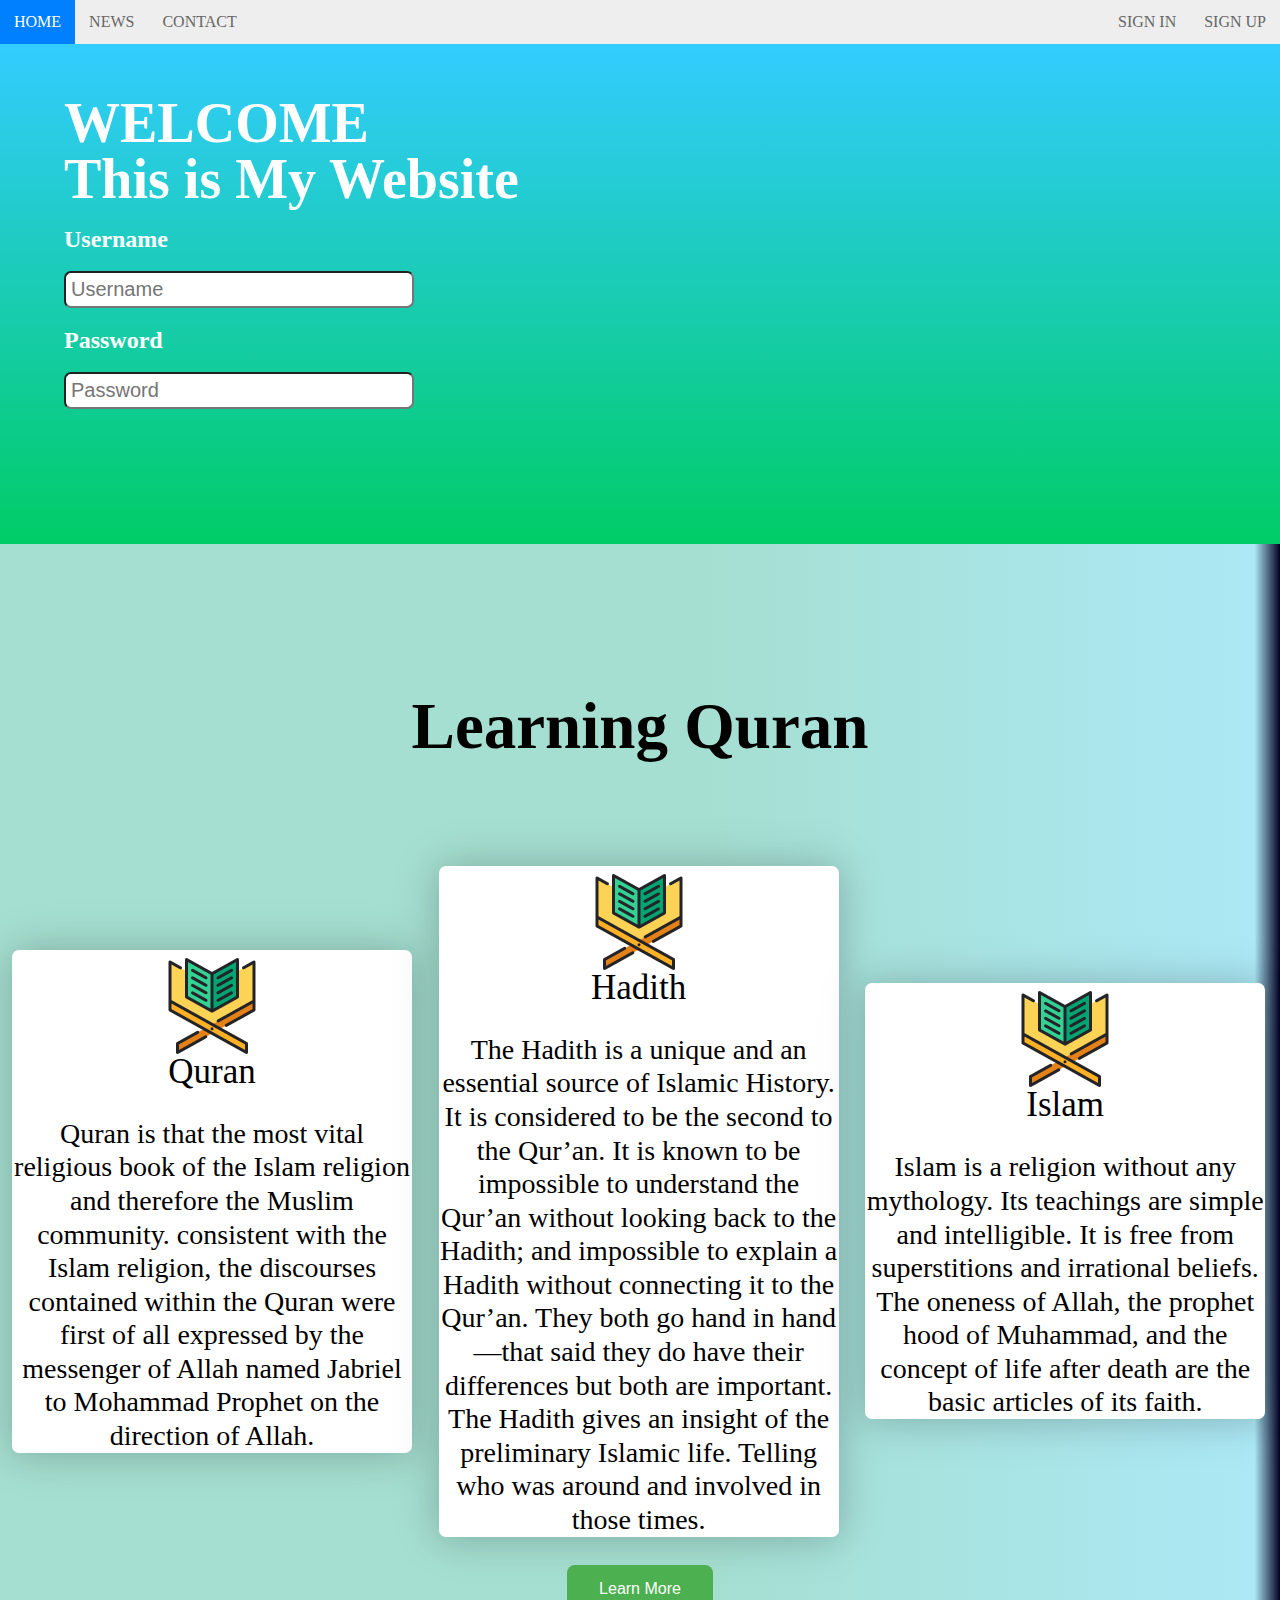
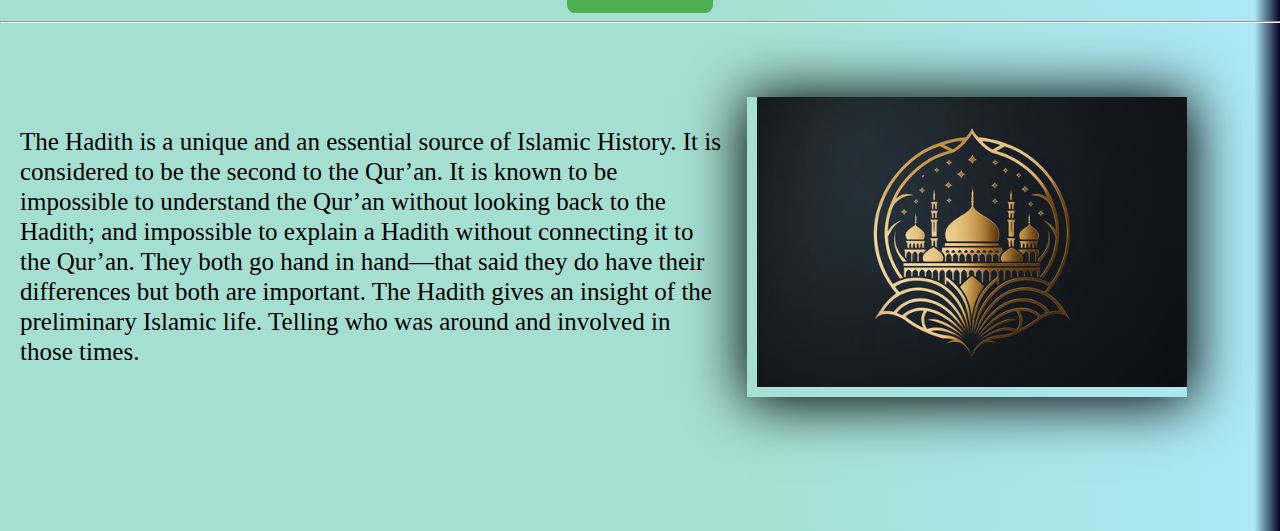
<file: index.html>
<html lang="en">
<head>
    <meta charset="UTF-8">
    <meta name="viewport" content="width=device-width, initial-scale=1.0">
    <title>Project One</title>
    <link rel="stylesheet" href="style.css">
</head>
<body>
    <nav>
        <ul class="topnav" id="droupdownClick">
            <li><a class="active" href="#home">Home</a></li>
            <li><a href="#News">News</a></li>
            <li><a href="#contact">Contact</a></li>
            <li class="topnav-right"><a href="signup.html">Sign up</a></li>
            <li class="topnav-right"><a href="#Sign In">Sign In</a></li>
            <li class="droupdownIcon"><a href="javascript:void(0);" onclick="droupdownMenu()">&#9776;</a></li>
        </ul>
    </nav>
    <div class="container" id="section-1-gradient">
        <div class="row">
            <div class="col-6 ">
                <div class="leftside-col">
                    <h1 class="large">WELCOME</h1>
                    <h1 class="large">This is My Website</h1>
                </div>
                <form >
                    <div class="leftside-col">
                        <h2>Username</h2>
                        <input class="inputbox" name="username" placeholder="Username" type="text">
                        <h2>Password</h2>
                        <input class="inputbox" name="password" placeholder="Password" type="password">

                    </div>
                </form>
            </div>
            <div class="col-6">
                <div class="rightside-col">
                    <div class="vidoContainer">
                        <iframe width="560" height="315" src="https://www.youtube.com/embed/wxrfUzddLHI?si=Bo8iPk_4GIIbBHql" title="YouTube video player" frameborder="0" allow="accelerometer; autoplay; clipboard-write; encrypted-media; gyroscope; picture-in-picture; web-share" referrerpolicy="strict-origin-when-cross-origin" allowfullscreen></iframe>
                    </div>
                </div>
            </div>

        </div>
    </div>

    <header>
        <h1 class="section2Header"> Learning Quran </h1>
    </header>

    <div class="container">
        <div class="row">
            <div class="col-4">
                    <div class="box">
                        <div class="quran">
                            <img src="quran.png" alt="Quran">
                        </div>
                        <label>Quran</label>
                        <div>
                            <p>Quran is that the most vital religious book of the Islam religion and therefore the Muslim community. consistent with the Islam religion, the discourses contained within the Quran were first of all expressed by the messenger of Allah named Jabriel to Mohammad Prophet on the direction of Allah.</p>
                        </div>
                    </div>
            </div>

            <div class="col-4">
                <div class="box">
                    <div class="quran">
                        <img src="quran.png" alt="Quran">
                    </div>
                    <label>Hadith</label>
                    <div>
                        <p>The Hadith is a unique and an essential source of Islamic History. It is considered to be the second to the Qur’an. It is known to be impossible to understand the Qur’an without looking back to the Hadith; and impossible to explain a Hadith without connecting it to the Qur’an. They both go hand in hand—that said they do have their differences but both are important. The Hadith gives an insight of the preliminary Islamic life. Telling who was around and involved in those times. </p>
                    </div>
                </div>
            </div>

            <div class="col-4">
                <div class="box">
                    <div class="quran">
                        <img src="quran.png" alt="Quran">
                    </div>
                    <label>Islam</label>
                    <div>
                        <p>Islam is a religion without any mythology. Its teachings are simple and intelligible. It is free from superstitions and irrational beliefs. The oneness of Allah, the prophet hood of Muhammad, and the concept of life after death are the basic articles of its faith.</p>
                    </div>
                </div>
            </div>
            <div class="row">
                <div class="col-12">
                    <button class="buttonMore">Learn More</button>
                </div>

            </div>
        </div>
        <hr>
        <div class="container">
            <div class="row">
                <div class="col-7">
                    <article>
                        <p>The Hadith is a unique and an essential source of Islamic History. It is considered to be the second to the Qur’an. It is known to be impossible to understand the Qur’an without looking back to the Hadith; and impossible to explain a Hadith without connecting it to the Qur’an. They both go hand in hand—that said they do have their differences but both are important. The Hadith gives an insight of the preliminary Islamic life. Telling who was around and involved in those times. </p>
                    </article>
                </div>
                <div class="col-5">
                    <div class="islogo">
                        <img src="ii.jpg" alt="islam">
                    </div>
                    

                </div>
            </div>  

        </div>

    </div>

    

    
    
    <script>
        function droupdownMenu() {
            var x = document.getElementById("droupdownClick");
            if (x.className === "topnav") {
                x.className += " responsive";   
            } else{
                x.className = "topnav"
            }
        }
    </script>
</body>
</html>
</file>
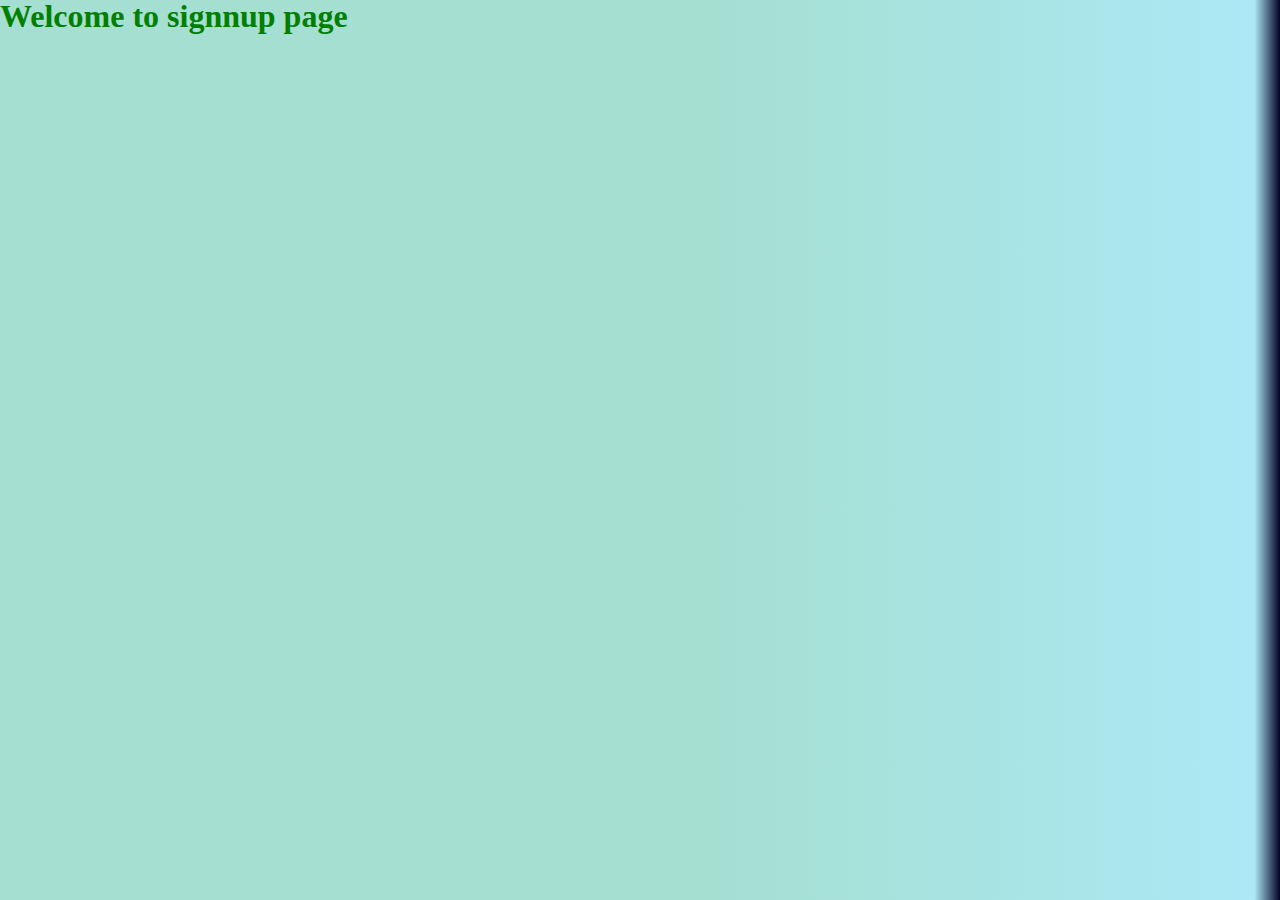
<file: signup.html>
<html lang="en">
<head>
    <meta charset="UTF-8">
    <meta name="viewport" content="width=device-width, initial-scale=1.0">
    <title>Document</title>
    <link rel="stylesheet" href="style.css">

</head>
<body>
    <div class="fuad"><h1 >Welcome to signnup page</h1></div>
    
</body>
</html>
</file>
<file: style.css>
/* ########Deafualts######### */
nav,
header,
footer {
    display: block;
}
body {
    line-height: 1;
    margin: 0;
    background: rgb(165,223,209);
    background: linear-gradient(90deg, rgba(165,223,209,1) 55%, rgba(172,232,245,1) 98%, rgba(2,0,36,1) 100%);
}

label {
    font-size: 35px;
    font-weight: 500;
}

p {
    font-size: 28px;
    line-height: 1.2;
}
.fuad h1{
    color: green;
}

article p {
    font-size: 25px;
    padding: 20px;

}

.container {
    width: 100%;
    height: 500;
    margin: auto;
    padding-top: 4%;
    padding-bottom: 4%;
}

.row {
    width: 100%;
    display: flex;
    flex-wrap: wrap;
    align-items: center;

}

.row::after {
    display: table;
    clear: both;
    content: "";

}

.col-1 {width: 8.33%;}
.col-2 {width: 16.66%;}
.col-3 {width: 25%;}
.col-4 {width: 33.33%;}
.col-5 {width: 41.66%;}
.col-6 {width: 50%;}
.col-7 {width: 58.33%;}
.col-8 {width: 66.66%;}
.col-9 {width: 75%;}
.col-10 {width: 83.33%;}
.col-11 {width: 91.66%;}
.col-12 {width: 100%;}

* {
    box-sizing: border-box;
}

/* ####### Nav Bar ########## */

nav {
    width: 100%;
    margin: 0;
}

nav ul {
    background-color: #eee;
    overflow: hidden;
    margin: 0;
    padding: 0;

}
ul.topnav li {
    list-style: none;
    float: left;
    /* padding: 12px;
    margin: 10px; */

}

ul.topnav li.topnav-right {
    list-style: none;
    float: right;
    /* padding: 12px;
    margin: 10px; */
}

ul.topnav li a {
    display: block;
    text-decoration: none;
    min-height: 16px;
    text-align: center;
    padding: 14px;
    text-transform: uppercase;
    color: #666;
}

ul.topnav li a:hover {
    background-color: #0080ff;
    color: #fff;
    margin: auto;
    
}

ul.topnav li.droupdownIcon {
    display: none;
}

/* ###Custom Style## */
#section-1-gradient {
    background: linear-gradient(to bottom, #33ccff 0%, #00cc66 100%);
}

div.box {
    text-align: center;
    background-color: white;
    box-shadow: 0 0 50px 1px rgba(0,0,0,.15),
        0 2px 30px 0 rgba(0,0,0,.1);
    margin: 12px;
    padding-top: 8px;
    border-radius: 7px;
    width: 400px;
    height: fit-content;
}



.leftside-col {
    margin-left: 20%;
    margin-left: 10%;
}
.rightside-col {
    margin-right: 12%;
    margin-left: 12%;
}

h1.large {
    color: white;
    font-size: 56px;
    margin: 0;
    line-height: 1;
}

h1.section2Header {
    font-size: 65px;
    text-align: center;
    margin-top: 150px;
}

button {
    background-color: #4CAF50; /* Green */
    border: none;
    color: white;
    padding: 15px 32px;
    text-align: center;
    text-decoration: none;
    display: inline-block; 
    font-size: 16px;
    margin: 4px 2px;
    transition-duration: 0.4s;
    cursor: pointer;
    border-radius: 8px;
}

button.buttonMore {
    display: block;
    margin: auto;
}

input[type="text"] ,input[type="password"]{
    font-size: 20px;
    width: 350px;
    min-width: 100px;
    padding: 5px;
    border-radius: 7px;

}
div.islogo img {
    padding-left: 10px;
    padding-bottom: 10px;
    margin: auto;
    width: auto;
    height: 300;
    box-shadow: -2px -2px 55px 2px rgba(0, 0, 0, .15),2px 2px 55px 2px rgba(0, 0, 0, 1) ;
}
 

form h2 {
    color: white;
}

/* #####Mobile######### */
@media screen and (max-width: 680px) {
    .container{
        height: 650px;
    }
    ul.topnav:not(.responsive) li:not(:nth-child(1)){
        display: none;
    }
    ul.topnav:not(.responsive) li.droupdownIcon {
        display: block;
        float: right;
    }
    ul.topnav.responsive li.droupdownIcon {
        position: absolute;
        right: 0;
        top: 0;
    }

    ul.topnav.responsive {
        position: relative;
    }
    ul.topnav.responsive li {
        display: inline;
        float: none;
    }
    ul.topnav.responsive li a {
        display: block;
        text-align: left;
    }
    h1.large {
        font-size: 30px;
    }

    article p {
        font-size: 25px;
    }
    .col-6,
    .col-7,
    .col-5,
    .col-4 {
        width: 100%;
        margin: 0;
    }
    div.islogo img{
        width: 100%;
        padding: 10px;
    }

    div.box {
        padding: 5px;
        display: block;
    } 

    div.leftside-col,
    div.rightside-col{
        margin: 15px;
    }
    input[type="text"] ,input[type="password"]{
        font-size: 20px;
        width: 150px;
        min-width: 100px;
        padding: 5px;
        border-radius: 7px;
    
    }
   
   .vidoContainer iframe{
    position: relative;
    width: 100%;
    padding-top: 20px;
    margin: 0;
    overflow: hidden;
   }
}
</file>
